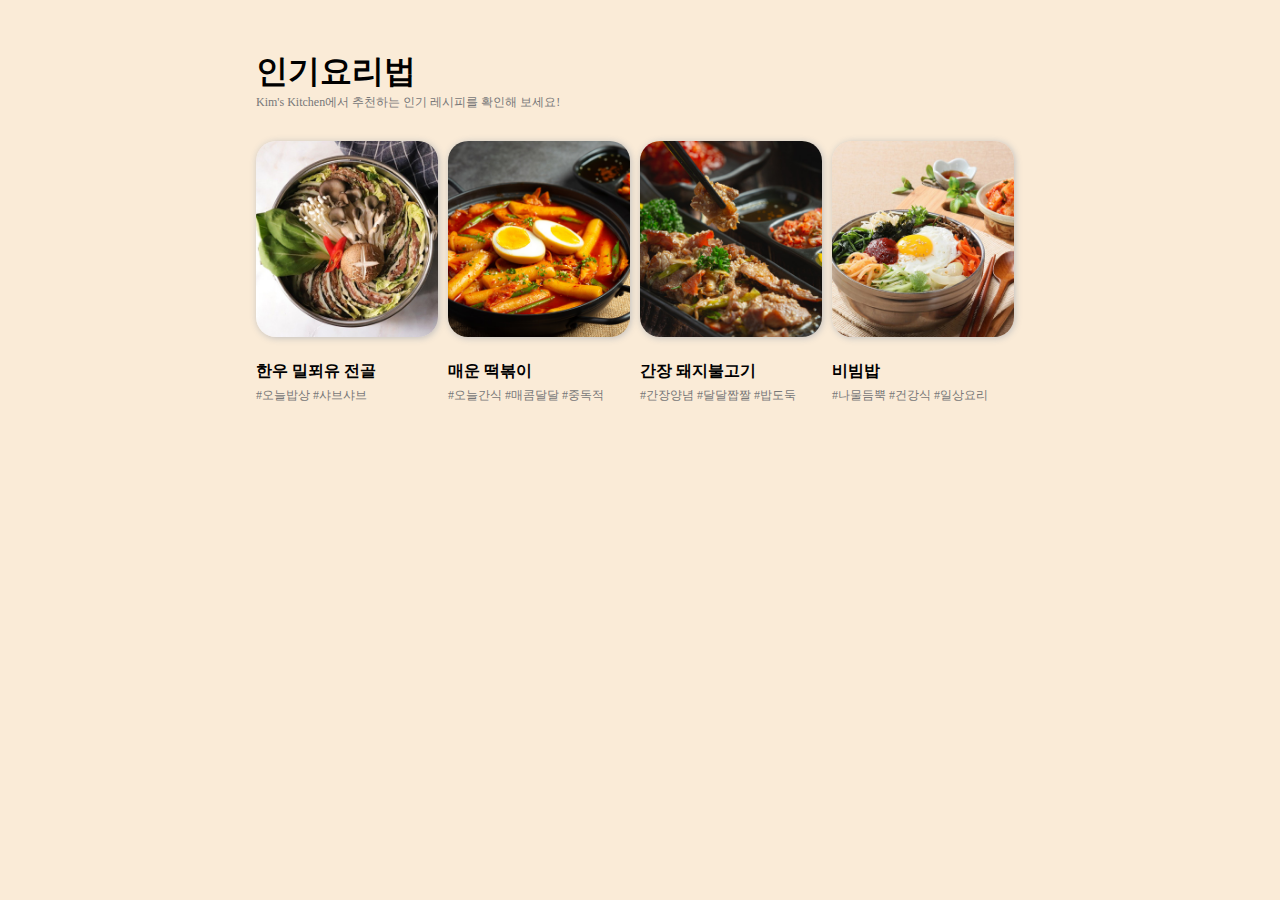
<file: index.html>
<!DOCTYPE html>
<html lang="ko">

<head>
    <meta charset="UTF-8">
    <title>01_example</title>

    <link rel="stylesheet" href="css/01_example250312.css">
</head>

<body>

    <div class="title">
        <h1>인기요리법</h1>
        <p>Kim's Kitchen에서 추천하는 인기 레시피를 확인해 보세요!</p>
    </div>

    <div class="content">

        <div class="menu">
            <img src="img/example1/shabu_1.jpg" alt="한우 밀푀유 전골">
            <a href="detail/recipe-detail-1.html" target="_blank">한우 밀푀유 전골</a>
            <p>#오늘밥상 #샤브샤브</p>
        </div>

        <div class="menu">
            <img src="img/example1/tteokbokki_1.jpg" alt="매운 떡볶이">
            <a href="detail/recipe-detail-2.html" target="_blank">매운 떡볶이</a>
            <p>#오늘간식 #매콤달달 #중독적</p>
        </div>

        <div class="menu">
            <img src="img/example1/bulgogi_1.jpg" alt="간장 돼지불고기">
            <a href="detail/recipe-detail-3.html">간장 돼지불고기</a>
            <p>#간장양념 #달달짭짤 #밥도둑</p>
        </div>

        <div class="menu">
            <img src="img/example1/bibimbap_1.jpg" alt="비빔밥">
            <a href="detail/recipe-detail-4.html">비빔밥</a>
            <p>#나물듬뿍 #건강식 #일상요리</p>
        </div>

    </div>

</body>

</html>
</file>
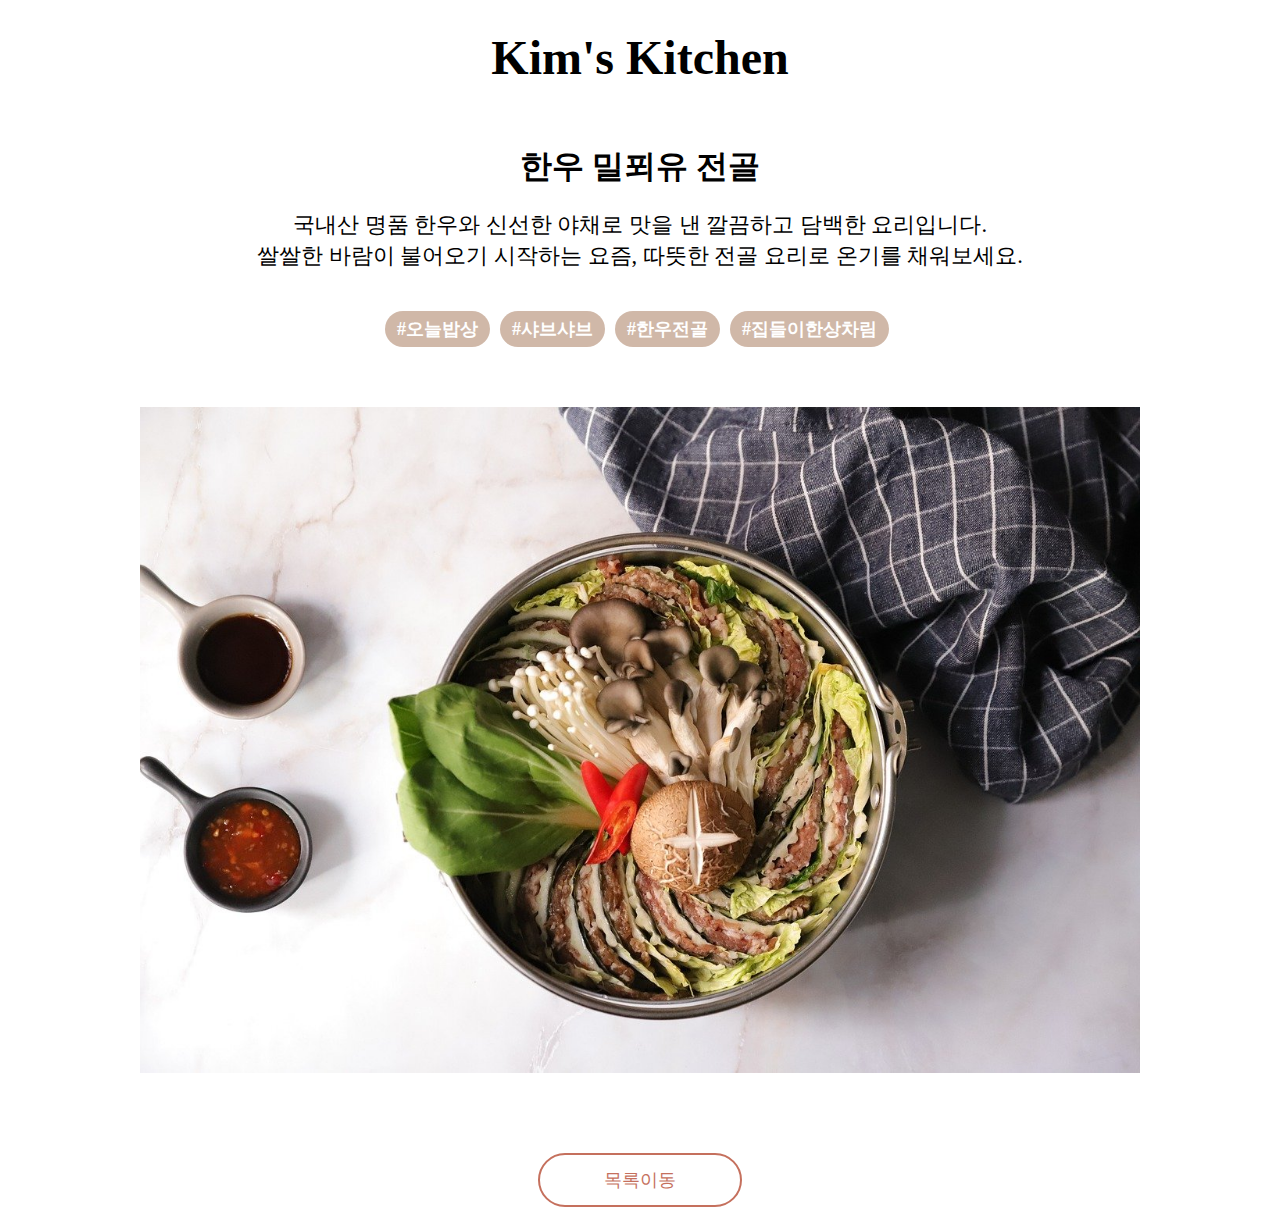
<file: detail/recipe-detail-1.html>
<!DOCTYPE html>
<html lang="ko">
<head>
    <meta charset="UTF-8">
    <meta name="viewport" content="width=device-width, initial-scale=1.0">
    <title>레시피 | 한우밀푀유전골</title>

    <link rel="stylesheet" href="css/recipe-detail.css">

</head>
<body>
    
    <h1 class="logo">Kim's Kitchen</h1>

    <div class="detail-content">

        <div class="title">
            <h2>한우 밀푀유 전골</h2>
            <p class="des">
                국내산 명품 한우와 신선한 야채로 맛을 낸 깔끔하고 담백한 요리입니다. 
                <br> 
                쌀쌀한 바람이 불어오기 시작하는 요즘, 따뜻한 전골 요리로 온기를 채워보세요.
                
            </p>

            <p class="keyword">
                <span>#오늘밥상</span>
                <span>#샤브샤브</span>
                <span>#한우전골</span>
                <span>#집들이한상차림</span>
            </p>
        </div>

        <div class="main-img">
            <img src="../img/example1/shabu_detail.jpg" alt="한우 밀푀유전골 상차림">
        </div>

        <a href="../index.html" class="back">목록이동</a>
    </div>

</body>
</html>
</file>
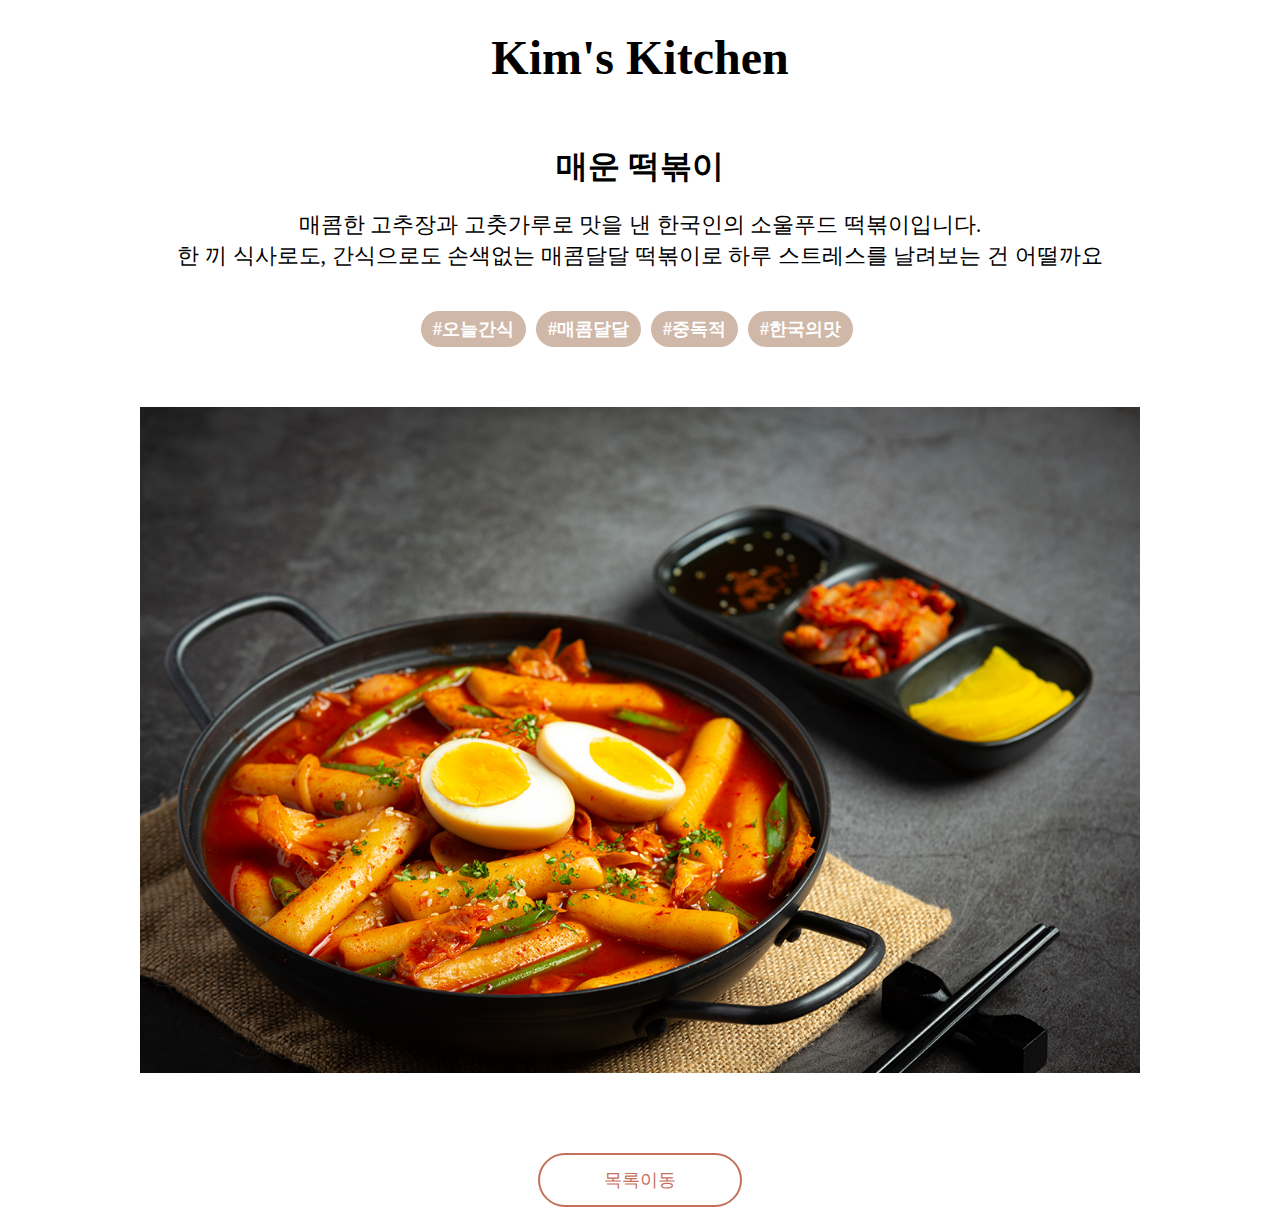
<file: detail/recipe-detail-2.html>
<!DOCTYPE html>
<html lang="ko">
<head>
    <meta charset="UTF-8">
    <meta name="viewport" content="width=device-width, initial-scale=1.0">
    <title>레시피 | 매운떡볶이</title>

    <link rel="stylesheet" href="css/recipe-detail.css">

</head>
<body>
    
    <h1 class="logo">Kim's Kitchen</h1>

    <div class="detail-content">

        <div class="title">
            <h2>매운 떡볶이</h2>
            <p class="des">
                매콤한 고추장과 고춧가루로 맛을 낸 한국인의 소울푸드 떡볶이입니다. <br>
                한 끼 식사로도, 간식으로도 손색없는 매콤달달 떡볶이로 하루 스트레스를 날려보는 건 어떨까요
                
            </p>

            <p class="keyword">
                <span>#오늘간식</span>
                <span>#매콤달달</span>
                <span>#중독적</span>
                <span>#한국의맛</span>
            </p>
        </div>

        <div class="main-img">
            <img src="../img/example1/tteokbokko_detail.jpg" alt="매운 떡볶이 상차림">
        </div>

        <a href="/index.html" class="back">목록이동</a>
    </div>

</body>
</html>
</file>
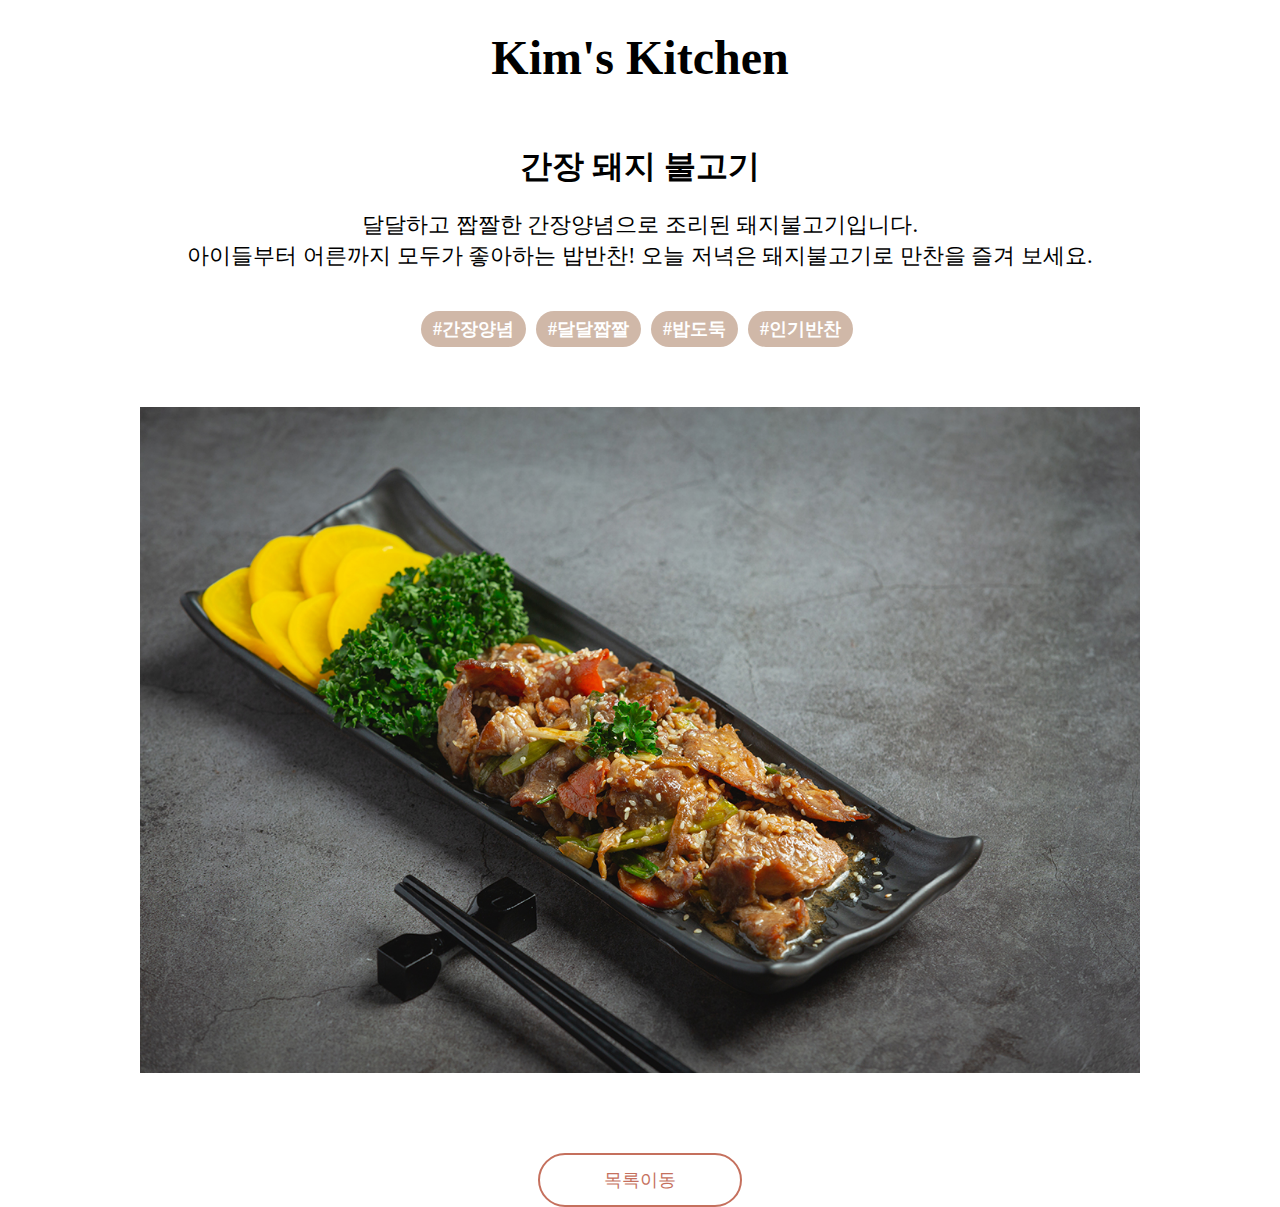
<file: detail/recipe-detail-3.html>
<!DOCTYPE html>
<html lang="ko">
<head>
    <meta charset="UTF-8">
    <meta name="viewport" content="width=device-width, initial-scale=1.0">
    <title>레시피 | 간장돼지불고기</title>

    <link rel="stylesheet" href="css/recipe-detail.css">

</head>
<body>
    
    <h1 class="logo">Kim's Kitchen</h1>

    <div class="detail-content">

        <div class="title">
            <h2>간장 돼지 불고기</h2>
            <p class="des">
                달달하고 짭짤한 간장양념으로 조리된 돼지불고기입니다. <br>
                아이들부터 어른까지 모두가 좋아하는 밥반찬! 오늘 저녁은 돼지불고기로 만찬을 즐겨 보세요.
                
            </p>

            <p class="keyword">
                <span>#간장양념</span>
                <span>#달달짭짤</span>
                <span>#밥도둑</span>
                <span>#인기반찬</span>
            </p>
        </div>

        <div class="main-img">
            <img src="../img/example1/bulgogi_detail.jpg" alt="간장 돼지 불고기 상차림">
        </div>

        <a href="/kims/" class="back">목록이동</a>
    </div>

</body>
</html>
</file>
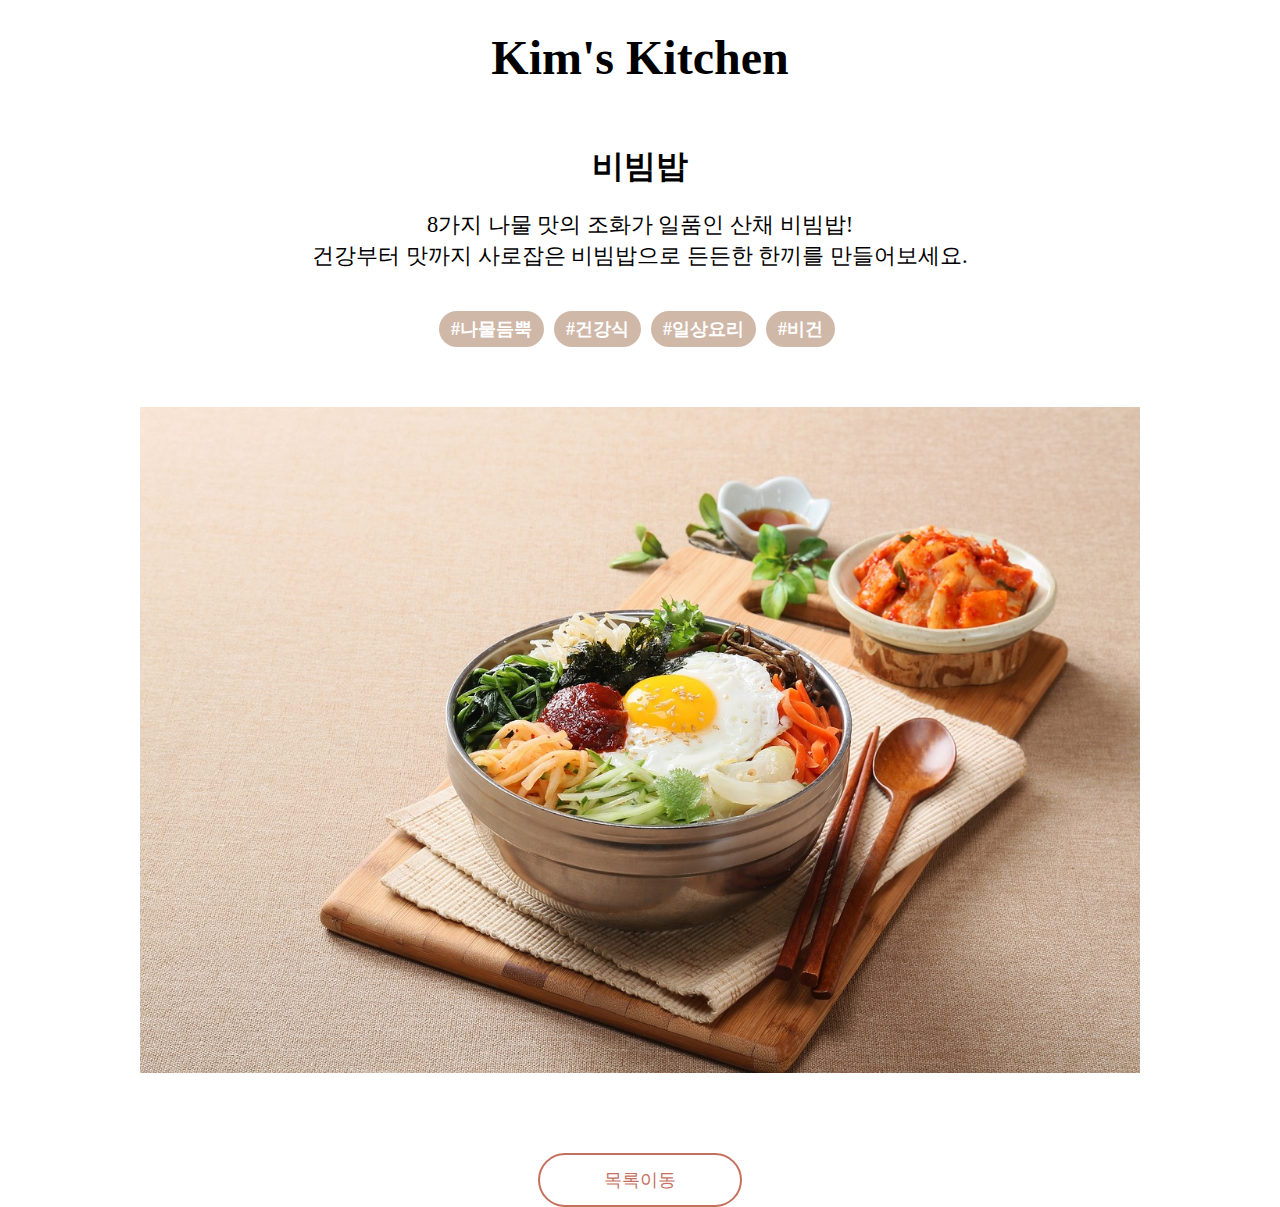
<file: detail/recipe-detail-4.html>
<!DOCTYPE html>
<html lang="ko">
<head>
    <meta charset="UTF-8">
    <meta name="viewport" content="width=device-width, initial-scale=1.0">
    <title>레시피 | 비빔밥</title>

    <link rel="stylesheet" href="css/recipe-detail.css">

</head>
<body>
    
    <h1 class="logo">Kim's Kitchen</h1>

    <div class="detail-content">

        <div class="title">
            <h2>비빔밥</h2>
            <p class="des">
                8가지 나물 맛의 조화가 일품인 산채 비빔밥! <br>
                건강부터 맛까지 사로잡은 비빔밥으로 든든한 한끼를 만들어보세요. 
                
            </p>

            <p class="keyword">
                <span>#나물듬뿍</span>
                <span>#건강식</span>
                <span>#일상요리</span>
                <span>#비건</span>
            </p>
        </div>

        <div class="main-img">
            <img src="../img/example1/bibimbap_detail.jpg" alt="비빔밥 상차림">
        </div>

        <a href="/kims/index.html" class="back">목록이동</a>
    </div>

</body>
</html>
</file>
<file: css/01_example250312.css>
@charset "UTF-8";

* {
    margin: 0;
    padding: 0;
}

body {
    background-color: antiquewhite;
}


.title {
    width: 80%;
    position: relative;
    left: 20%;
}

.title h1 {
    margin-top: 50px;
}

.title p {
    margin-bottom: 30px;
    font-size: 12px;
    color: #777;
}



.content {
    width: 60%;
    text-align: left;
    margin: 0 auto;

}

.content::after {
    content: "";
    display: block;
    clear: both;
}

.content .menu {
    width: 25%;
    padding: 0px 10px 0 0;

    float: left;

    box-sizing: border-box;

}

.content .menu img {
    width: 100%;

    border-radius: 20px;

    box-shadow: 1px 1px 7px #bfbebe;

}

.content .menu a {
    text-decoration: none;
    color: black;
    font-weight: bold;
    margin-top: 20px;

    display: block;

}

.content .menu p {
    color: #777;
    font-size: 12px;
    padding-top: 5px;

}
</file>
<file: detail/css/recipe-detail.css>
@charset "utf-8";

/* reset */

* {
    margin: 0;
    padding: 0;
}

a {
    text-decoration: none;
    
}

h1, h2, h3, h4, h5, h6 {
    font-size: 100%;
    
}

h1.logo {
    font-size: 3rem;
    padding: 30px 0;
    text-align: center;
    margin-bottom: 30px;
}

div.detail-content {
    /* background-color: bisque; */
}

.detail-content .title {
    margin-bottom: 60px;
    text-align: center;
}

.detail-content .title h2 {
    font-size: 2rem;
    margin-bottom: 20px;

}

.detail-content .title .des {
    font-size: 1.4rem;
    margin-bottom: 40px;
    
}


.detail-content .title .keyword span {
    font-size: 18px;
    background-color: #d0b8a8;
    padding: 6px 12px;
    border-radius: 30px;

    display: inline-block;
    /* div 는 인라인요소의 패딩요소를 못 읽을 때 적용 */
    margin-right: 6px;
    font-weight: 600;
    color: #fff;
}

.detail-content .main-img {
    width: 80%;
    max-width: 1000px;
    margin: 0 auto 80px;
    /* outline: 1px solid red; */
}

.detail-content .main-img img {
    width: 100%;
    display: block;
}

.detail-content .back {
    border: 2px solid #c5705d;
    font-size: 18px;

    display: block;
    width: 200px;
    height: 50px;
    line-height: 50px;
    border-radius: 50px;
    color: #c5705d;
    margin: 0 auto;
    text-align: center;
}

.detail-content .back:hover {
    background-color: #c5705d;
    color: #fff;
    font-weight: 600;
}
</file>
